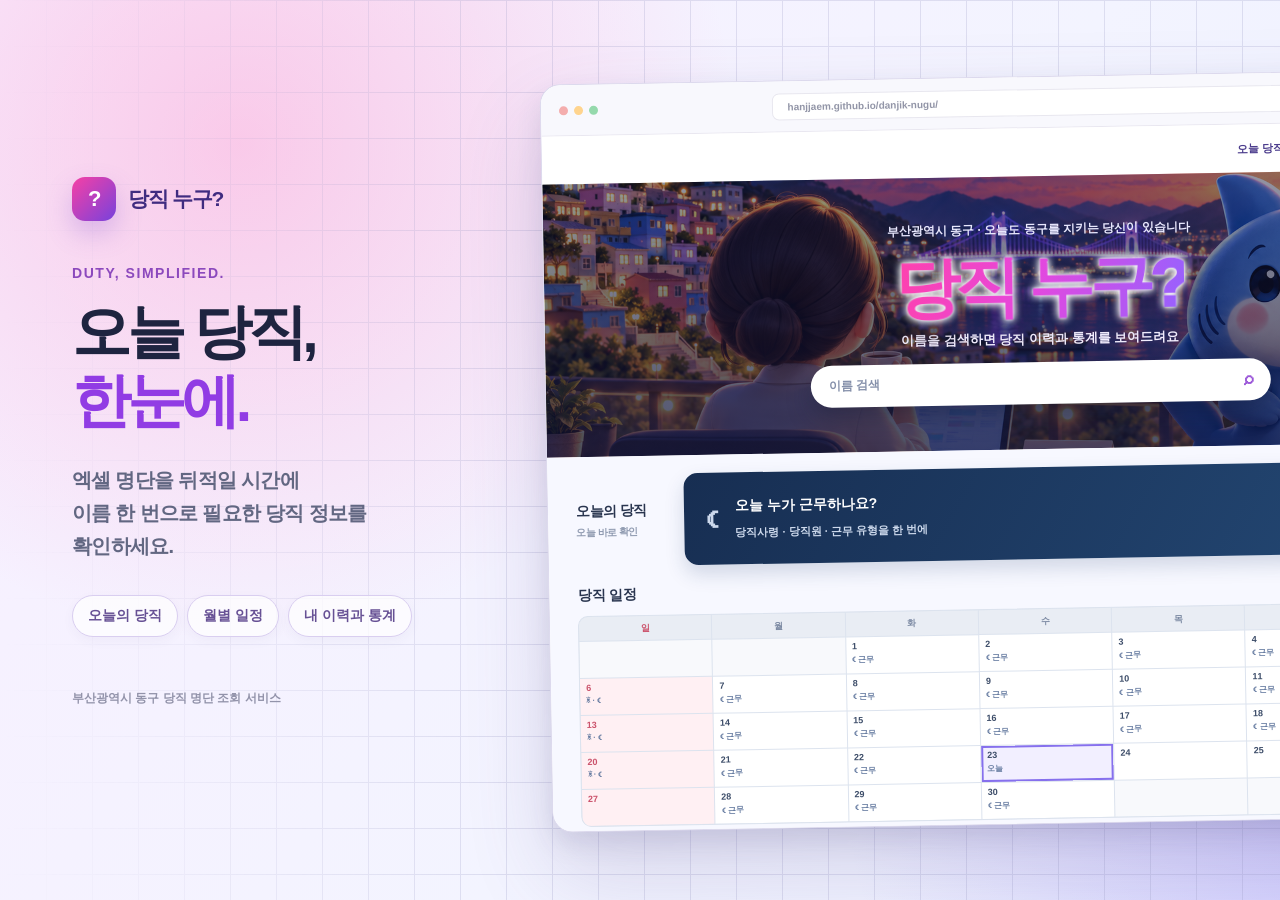
<file: docs/readme-preview.html>
<!doctype html>
<html lang="ko">
<head>
<meta charset="utf-8">
<meta name="viewport" content="width=device-width, initial-scale=1">
<title>당직 누구? README 목업</title>
<style>
  * { box-sizing: border-box; }
  html, body { margin: 0; width: 1600px; height: 900px; overflow: hidden; }
  body { position: relative; font-family: "Malgun Gothic", "Apple SD Gothic Neo", sans-serif; color: #1e2440; background: radial-gradient(circle at 15% 16%, #ff82c159, transparent 32%), radial-gradient(circle at 87% 83%, #7b62f451, transparent 35%), linear-gradient(125deg, #f8efff, #f3f4ff 50%, #e9eeff); }
  body::before { content: ""; position: absolute; inset: 0; opacity: .25; background-image: linear-gradient(#9a9bc5 1px, transparent 1px), linear-gradient(90deg, #9a9bc5 1px, transparent 1px); background-size: 46px 46px; mask-image: linear-gradient(90deg, transparent, #000 30%, #000 80%, transparent); }
  .canvas { position: relative; display: flex; align-items: center; gap: 34px; height: 100%; padding: 54px 58px 54px 72px; }
  .copy { width: 440px; flex: none; align-self: stretch; display: flex; flex-direction: column; justify-content: center; padding-bottom: 16px; }
  .brand { display: inline-flex; align-items: center; gap: 12px; margin-bottom: 44px; color: #402c80; font-size: 21px; font-weight: 900; letter-spacing: -.06em; }
  .brand-icon { display: grid; place-items: center; width: 44px; height: 44px; border-radius: 13px; color: white; font-size: 22px; background: linear-gradient(135deg, #f740a5, #7742dc); box-shadow: 0 12px 26px #8a5bd34b; }
  .eyebrow { margin: 0 0 17px; color: #8c49bd; font-size: 14px; font-weight: 900; letter-spacing: .11em; }
  h1 { margin: 0; font-size: 59px; line-height: 1.17; font-weight: 900; letter-spacing: -.075em; word-break: keep-all; }
  h1 span { color: #913ce4; }
  .desc { width: 390px; margin: 28px 0 0; color: #626782; font-size: 20px; line-height: 1.65; font-weight: 600; letter-spacing: -.035em; word-break: keep-all; }
  .chips { display: flex; flex-wrap: wrap; gap: 9px; margin-top: 32px; }
  .chips span { padding: 11px 15px; border: 1px solid #d9cef0; border-radius: 999px; background: #ffffffb8; color: #675195; font-size: 14px; font-weight: 800; box-shadow: 0 4px 12px #49427a0b; }
  .mini-note { margin-top: 53px; color: #9293aa; font-size: 12px; font-weight: 700; }
  .browser { width: 992px; height: 748px; flex: none; overflow: hidden; border: 1px solid #dcd9ed; border-radius: 20px; background: #fff; box-shadow: 0 40px 85px #5b4b8e32, 0 12px 24px #4b467b20; transform: rotate(-1deg); }
  .chrome { display: flex; align-items: center; gap: 12px; height: 51px; padding: 0 18px; background: #f8f8fd; border-bottom: 1px solid #e9e7f0; }
  .dots { display: flex; gap: 6px; }
  .dots i { display: block; width: 9px; height: 9px; border-radius: 50%; background: #f4adad; }
  .dots i:nth-child(2) { background: #ffd48e; }.dots i:nth-child(3) { background: #95d9ac; }
  .address { width: 580px; height: 27px; display: flex; align-items: center; margin: 0 auto; padding: 0 15px; border: 1px solid #e8e7ef; border-radius: 7px; color: #9295a7; background: #fff; font-size: 10px; font-weight: 600; }
  .site-nav { display: flex; justify-content: flex-end; align-items: center; gap: 25px; height: 48px; padding: 0 32px; color: #64718c; background: #fff; font-size: 11px; font-weight: 800; }
  .site-nav b { color: #4c3d8d; }
  .hero { display: flex; flex-direction: column; align-items: center; justify-content: center; height: 273px; color: #fff; background: linear-gradient(180deg, #10143873, #101438bd), url("../app/hero.png") center 57% / cover; text-align: center; }
  .hero small { color: #e8e7fd; font-size: 12px; font-weight: 800; }
  .hero h2 { margin: 12px 0 7px; font-size: 66px; font-weight: 950; letter-spacing: -.08em; line-height: 1.1; background: linear-gradient(105deg, #ff41ab, #e448de 48%, #9562ff); -webkit-background-clip: text; background-clip: text; color: transparent; filter: drop-shadow(0 0 4px #fff) drop-shadow(0 0 1px #fff) drop-shadow(0 7px 12px #12112b99); }
  .hero p { margin: 0 0 14px; color: #f4efff; font-size: 13px; font-weight: 600; }
  .search { display: flex; align-items: center; justify-content: space-between; width: 460px; height: 42px; padding: 0 18px; border-radius: 24px; color: #8590aa; background: #fff; box-shadow: 0 10px 24px #10142d66; font-size: 12px; font-weight: 700; text-align: left; }
  .search b { color: #9a55d8; font-size: 18px; }
  .dashboard { height: 376px; padding: 18px 28px 24px; background: #f7f8ff; }
  .top-row { display: flex; gap: 16px; align-items: stretch; height: 92px; margin-bottom: 20px; }
  .today-title { align-self: center; width: 92px; color: #29354f; font-size: 14px; font-weight: 900; letter-spacing: -.04em; }
  .today-title small { display: block; margin-top: 5px; color: #909bb1; font-size: 10px; font-weight: 600; }
  .today-card { display: flex; align-items: center; gap: 16px; flex: 1; padding: 16px 22px; border-radius: 14px; color: #fff; background: linear-gradient(120deg, #172e52, #254b78); box-shadow: 0 9px 19px #1e39672c; }
  .today-card .moon { font-size: 26px; }.today-card b { display: block; margin-bottom: 7px; font-size: 14px; }.today-card span { color: #cdd9ec; font-size: 11px; font-weight: 700; }
  .month-head { display: flex; justify-content: space-between; align-items: center; margin-bottom: 11px; color: #29354f; }
  .month-head strong { font-size: 14px; font-weight: 900; }.month-head span { font-size: 11px; font-weight: 800; }.month-head em { font-style: normal; margin: 0 9px; color: #94a0b3; }
  .calendar { display: grid; grid-template-columns: repeat(7, 1fr); gap: 1px; overflow: hidden; border: 1px solid #dce3ee; border-radius: 10px; background: #dce3ee; }
  .weekday { display: grid; place-items: center; height: 24px; color: #7c8aa3; background: #e9edf4; font-size: 9px; font-weight: 800; }.weekday:first-child { color: #cb526b; }.weekday:nth-child(7) { color: #4a70b9; }
  .day { height: 36px; padding: 4px 6px; color: #3d4d69; background: #fff; font-size: 9px; font-weight: 800; }.day.sun { background: #fff0f3; color: #cb526b; }.day.sat { background: #ecf2ff; color: #4a70b9; }.day.muted { color: #abb5c4; background: #f8f9fc; }.day.today { box-shadow: inset 0 0 0 2px #8670ed; background: #f2efff; }
  .day span { display: block; margin-top: 3px; color: #687da2; font-size: 8px; font-weight: 700; white-space: nowrap; }
  .sample { position: absolute; top: 30px; right: 40px; padding: 9px 13px; border-radius: 999px; color: #7e5cac; background: #ffffffd9; box-shadow: 0 5px 18px #5c4b8e1c; font-size: 12px; font-weight: 800; }
</style>
</head>
<body>
<div class="canvas">
  <span class="sample">화면 예시</span>
  <section class="copy" aria-label="당직 누구 소개">
    <div class="brand"><span class="brand-icon">?</span>당직 누구?</div>
    <p class="eyebrow">DUTY, SIMPLIFIED.</p>
    <h1>오늘 당직,<br><span>한눈에.</span></h1>
    <p class="desc">엑셀 명단을 뒤적일 시간에<br>이름 한 번으로 필요한 당직 정보를 확인하세요.</p>
    <div class="chips"><span>오늘의 당직</span><span>월별 일정</span><span>내 이력과 통계</span></div>
    <div class="mini-note">부산광역시 동구 당직 명단 조회 서비스</div>
  </section>
  <section class="browser" aria-label="당직 누구 웹 화면 목업">
    <div class="chrome"><div class="dots"><i></i><i></i><i></i></div><div class="address">hanjjaem.github.io/danjik-nugu/</div></div>
    <div class="site-nav"><b>오늘 당직</b><span>당직 일정</span><span>당직 이력</span><span>당직 통계</span></div>
    <div class="hero"><small>부산광역시 동구 · 오늘도 동구를 지키는 당신이 있습니다</small><h2>당직 누구?</h2><p>이름을 검색하면 당직 이력과 통계를 보여드려요</p><div class="search">이름 검색 <b>⌕</b></div></div>
    <div class="dashboard">
      <div class="top-row"><div class="today-title">오늘의 당직<small>오늘 바로 확인</small></div><div class="today-card"><span class="moon">☾</span><div><b>오늘 누가 근무하나요?</b><span>당직사령 · 당직원 · 근무 유형을 한 번에</span></div></div></div>
      <div class="month-head"><strong>당직 일정</strong><span>‹ <em>2026년 9월</em> ›</span></div>
      <div class="calendar">
        <div class="weekday">일</div><div class="weekday">월</div><div class="weekday">화</div><div class="weekday">수</div><div class="weekday">목</div><div class="weekday">금</div><div class="weekday">토</div>
        <div class="day muted"></div><div class="day muted"></div><div class="day">1<span>☾ 근무</span></div><div class="day">2<span>☾ 근무</span></div><div class="day">3<span>☾ 근무</span></div><div class="day">4<span>☾ 근무</span></div><div class="day sat">5<span>☀ · ☾</span></div>
        <div class="day sun">6<span>☀ · ☾</span></div><div class="day">7<span>☾ 근무</span></div><div class="day">8<span>☾ 근무</span></div><div class="day">9<span>☾ 근무</span></div><div class="day">10<span>☾ 근무</span></div><div class="day">11<span>☾ 근무</span></div><div class="day sat">12<span>☀ · ☾</span></div>
        <div class="day sun">13<span>☀ · ☾</span></div><div class="day">14<span>☾ 근무</span></div><div class="day">15<span>☾ 근무</span></div><div class="day">16<span>☾ 근무</span></div><div class="day">17<span>☾ 근무</span></div><div class="day">18<span>☾ 근무</span></div><div class="day sat">19<span>☀ · ☾</span></div>
        <div class="day sun">20<span>☀ · ☾</span></div><div class="day">21<span>☾ 근무</span></div><div class="day">22<span>☾ 근무</span></div><div class="day today">23<span>오늘</span></div><div class="day">24</div><div class="day">25</div><div class="day sat">26</div>
        <div class="day sun">27</div><div class="day">28<span>☾ 근무</span></div><div class="day">29<span>☾ 근무</span></div><div class="day">30<span>☾ 근무</span></div><div class="day muted"></div><div class="day muted"></div><div class="day muted"></div>
      </div>
    </div>
  </section>
</div>
</body>
</html>
</file>
